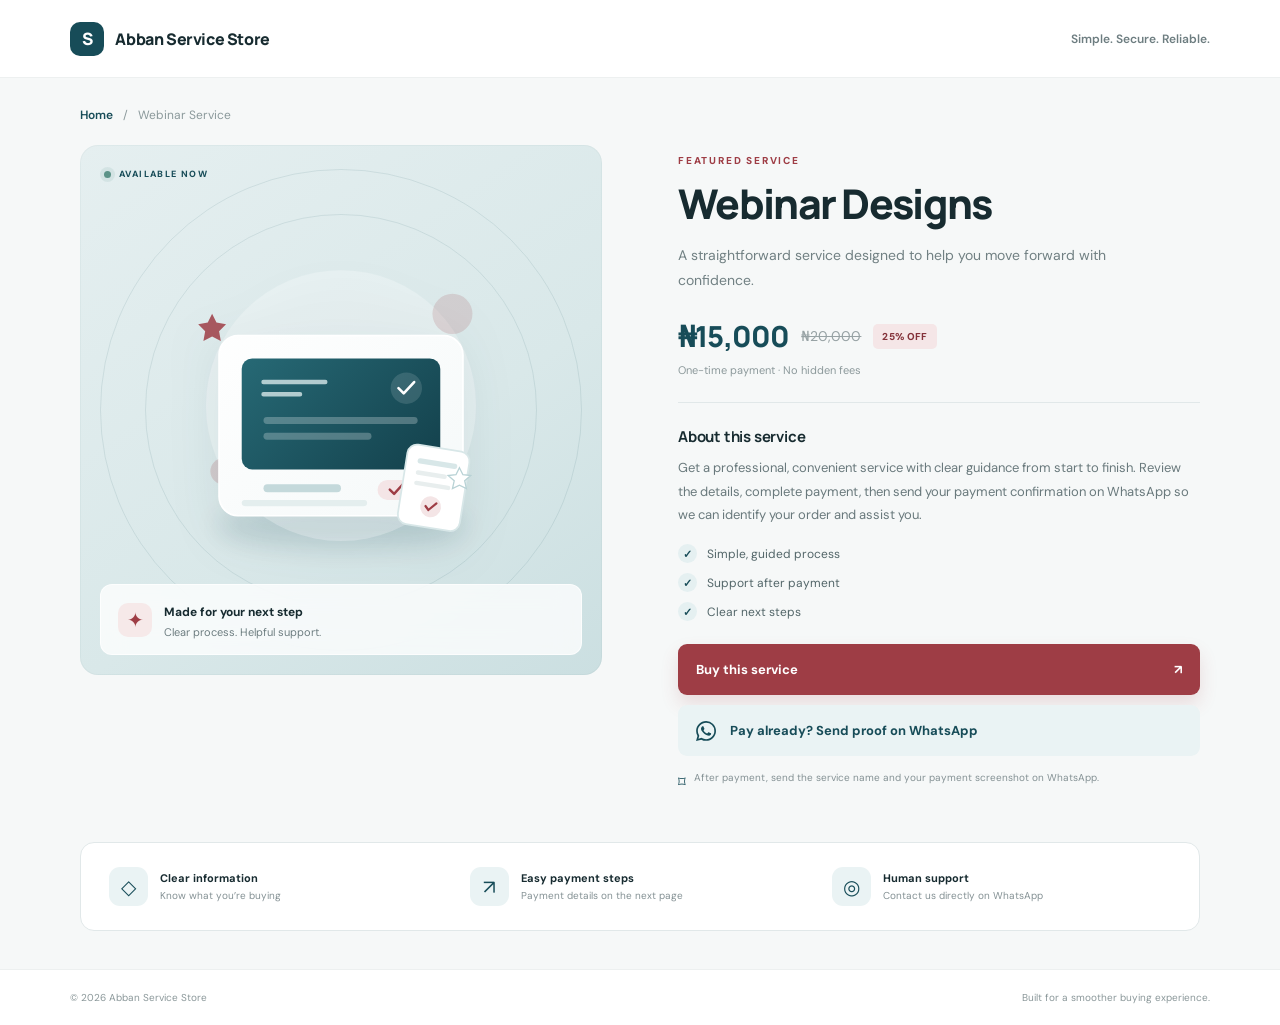
<file: index.html>
<!doctype html>
<html lang="en">
<head>
  <meta charset="utf-8">
  <meta name="viewport" content="width=device-width, initial-scale=1">
  <meta name="theme-color" content="#123e49">
  <meta name="description" content="Explore our service and get started today.">
  <title>Service Store | Premium Digital Service</title>
  <link rel="stylesheet" href="styles.css">
</head>
<body>
  <header class="site-header">
    <a class="brand" href="index.html" aria-label="Store home">
      <span class="brand-mark">S</span><span data-store-name>Service Store</span>
    </a>
    <span class="header-note">Simple. Secure. Reliable.</span>
  </header>

  <main class="page-wrap">
    <nav class="breadcrumbs" aria-label="Breadcrumb"><a href="index.html">Home</a><span>/</span><span data-product-short>Premium Service</span></nav>

    <section class="product-layout">
      <div class="visual-panel">
        <div class="visual-topline"><span class="status-dot"></span><span>AVAILABLE NOW</span></div>
        <img id="product-image" class="product-image" src="assets/service-illustration.svg" alt="Illustration representing the service">
        <div class="visual-caption">
          <span class="caption-icon">✦</span>
          <div><strong>Made for your next step</strong><p>Clear process. Helpful support.</p></div>
        </div>
      </div>

      <article class="product-info">
        <p class="eyebrow" data-category>FEATURED SERVICE</p>
        <h1 data-product-name>Premium Digital Service</h1>
        <p class="intro" data-tagline>A straightforward service designed to help you move forward with confidence.</p>

        <div class="price-row">
          <span class="sale-price" data-sale-price>₦15,000</span>
          <span class="regular-price" data-regular-price>₦20,000</span>
          <span class="discount-pill" data-discount>25% OFF</span>
        </div>
        <p class="price-note">One-time payment · No hidden fees</p>

        <div class="short-rule"></div>
        <h2>About this service</h2>
        <p class="description" data-description>Get a professional, convenient service with clear guidance from start to finish. Review the details, complete payment, then send your payment confirmation on WhatsApp so we can identify your order and assist you.</p>

        <ul class="feature-list" id="feature-list">
          <li><span>✓</span><span>Simple, guided process</span></li>
          <li><span>✓</span><span>Support after payment</span></li>
          <li><span>✓</span><span>Clear next steps</span></li>
        </ul>

        <a class="button button-primary buy-button" href="payment.html">
          <span>Buy this service</span><span aria-hidden="true">↗</span>
        </a>
        <a class="button button-whatsapp" id="whatsapp-button" href="#" target="_blank" rel="noopener">
          <svg viewBox="0 0 24 24" aria-hidden="true"><path d="M20.52 3.48A11.86 11.86 0 0 0 12.07 0C5.5 0 .15 5.34.15 11.92c0 2.1.55 4.15 1.6 5.96L.05 24l6.28-1.65a11.9 11.9 0 0 0 5.73 1.46h.01c6.57 0 11.92-5.35 11.92-11.92 0-3.18-1.24-6.17-3.47-8.41ZM12.07 21.8h-.01a9.88 9.88 0 0 1-5.03-1.37l-.36-.21-3.73.98 1-3.64-.24-.37a9.86 9.86 0 0 1-1.52-5.27c0-5.46 4.44-9.9 9.9-9.9a9.82 9.82 0 0 1 7 2.9 9.82 9.82 0 0 1 2.9 7c0 5.45-4.44 9.88-9.91 9.88Zm5.43-7.4c-.3-.15-1.76-.87-2.03-.97-.27-.1-.47-.15-.67.15-.2.3-.77.97-.94 1.17-.17.2-.35.22-.65.07-.3-.15-1.26-.46-2.4-1.47-.89-.79-1.49-1.76-1.66-2.06-.17-.3-.02-.46.13-.61.14-.13.3-.35.45-.52.15-.17.2-.3.3-.5.1-.2.05-.37-.02-.52-.08-.15-.67-1.62-.92-2.22-.24-.58-.49-.5-.67-.51h-.57c-.2 0-.52.07-.79.37-.27.3-1.04 1.02-1.04 2.49s1.07 2.89 1.22 3.09c.15.2 2.1 3.2 5.08 4.49.71.31 1.26.5 1.69.64.71.23 1.36.2 1.87.12.57-.09 1.76-.72 2.01-1.42.25-.7.25-1.3.17-1.42-.07-.13-.27-.2-.57-.35Z"/></svg>
          <span>Pay already? Send proof on WhatsApp</span>
        </a>
        <p class="secure-note"><span>⌑</span> After payment, send the service name and your payment screenshot on WhatsApp.</p>
      </article>
    </section>

    <section class="trust-strip" aria-label="Service benefits">
      <div><span class="trust-icon">◇</span><p><strong>Clear information</strong><small>Know what you’re buying</small></p></div>
      <div><span class="trust-icon">↗</span><p><strong>Easy payment steps</strong><small>Payment details on the next page</small></p></div>
      <div><span class="trust-icon">◎</span><p><strong>Human support</strong><small>Contact us directly on WhatsApp</small></p></div>
    </section>
  </main>

  <footer class="site-footer"><span>© <span id="year"></span> <span data-store-name>Service Store</span></span><span>Built for a smoother buying experience.</span></footer>
  <script src="config.js"></script>
  <script src="app.js"></script>
</body>
</html>
</file>
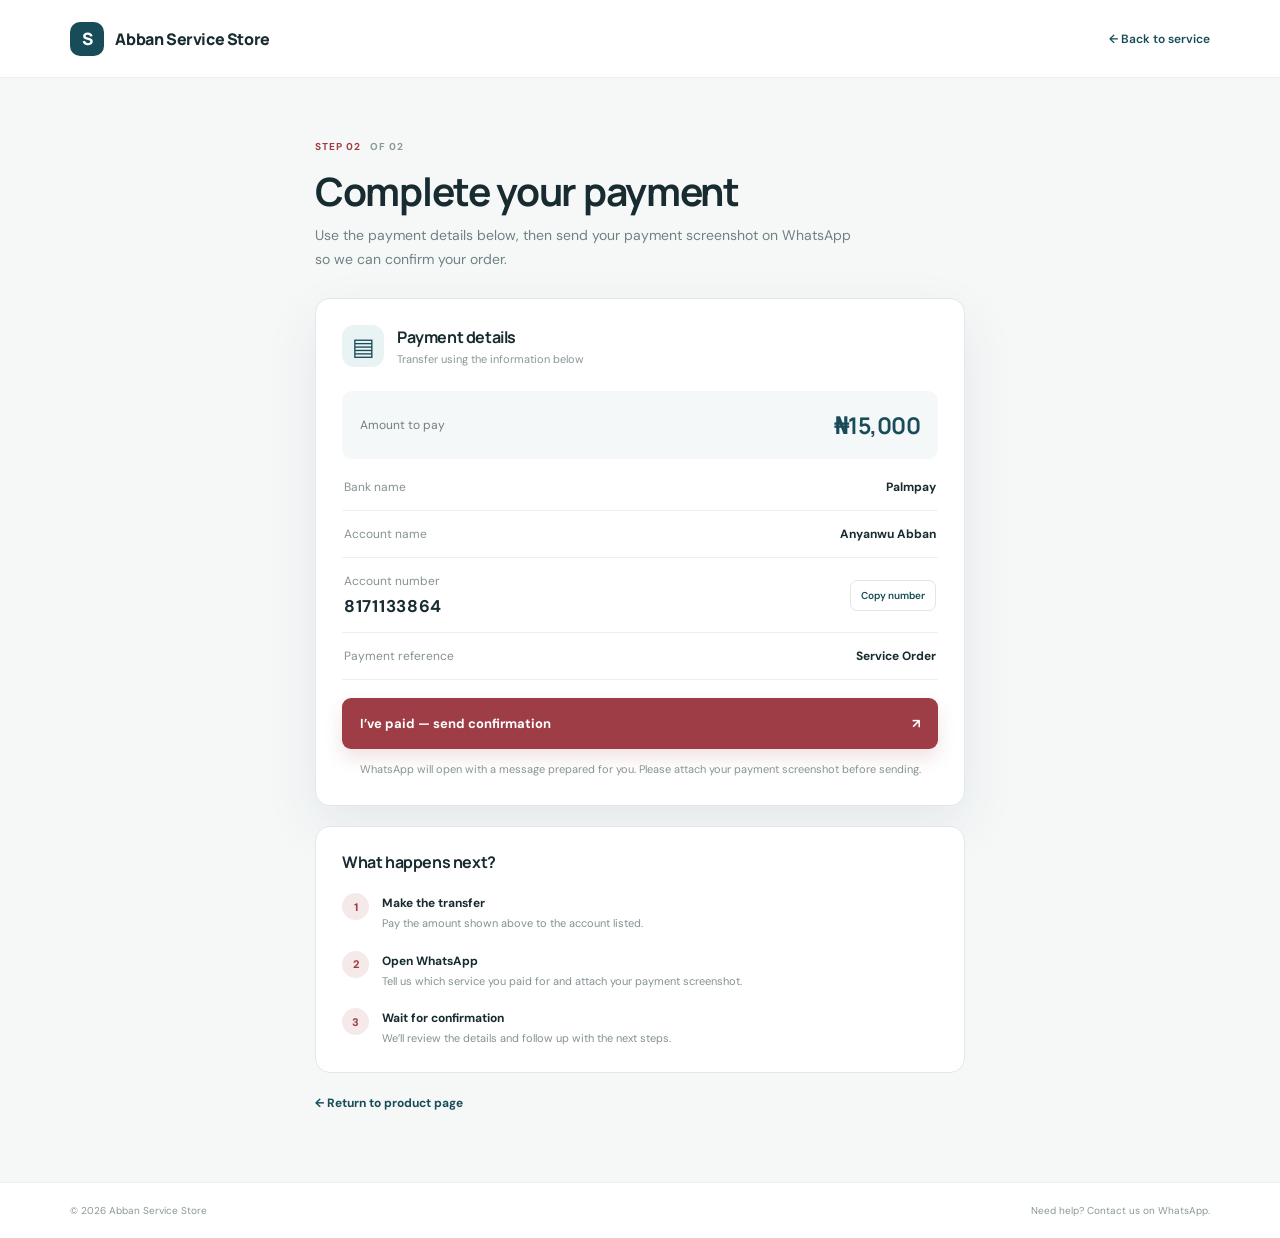
<file: payment.html>
<!doctype html>
<html lang="en">
<head>
  <meta charset="utf-8">
  <meta name="viewport" content="width=device-width, initial-scale=1">
  <meta name="theme-color" content="#123e49">
  <meta name="description" content="Payment details and next steps.">
  <title>Payment Details | Service Store</title>
  <link rel="stylesheet" href="styles.css">
</head>
<body>
  <header class="site-header">
    <a class="brand" href="index.html" aria-label="Store home"><span class="brand-mark">S</span><span data-store-name>Service Store</span></a>
    <a class="back-link" href="index.html">← Back to service</a>
  </header>

  <main class="payment-wrap">
    <div class="payment-heading">
      <span class="step-label"><span>STEP 02</span> OF 02</span>
      <h1>Complete your payment</h1>
      <p>Use the payment details below, then send your payment screenshot on WhatsApp so we can confirm your order.</p>
    </div>

    <section class="payment-card">
      <div class="payment-card-head"><span class="bank-icon">▤</span><div><h2>Payment details</h2><p>Transfer using the information below</p></div></div>
      <div class="amount-box"><span>Amount to pay</span><strong id="payment-amount">₦15,000</strong></div>
      <dl class="payment-details">
        <div><dt>Bank name</dt><dd id="bank-name">Your Bank Name</dd></div>
        <div><dt>Account name</dt><dd id="account-name">Your Account Name</dd></div>
        <div class="account-row"><div><dt>Account number</dt><dd id="account-number">0000000000</dd></div><button class="copy-button" id="copy-account" type="button">Copy number</button></div>
        <div><dt>Payment reference</dt><dd id="payment-reference">Service Order</dd></div>
      </dl>
      <p class="demo-warning" id="payment-warning">Remember to replace the sample payment details in config.js before publishing this page.</p>
      <a class="button button-primary" id="payment-whatsapp" href="#" target="_blank" rel="noopener">I’ve paid — send confirmation <span>↗</span></a>
      <p class="payment-hint">WhatsApp will open with a message prepared for you. Please attach your payment screenshot before sending.</p>
    </section>

    <div class="steps-card">
      <h2>What happens next?</h2>
      <ol><li><span>1</span><div><strong>Make the transfer</strong><p>Pay the amount shown above to the account listed.</p></div></li><li><span>2</span><div><strong>Open WhatsApp</strong><p>Tell us which service you paid for and attach your payment screenshot.</p></div></li><li><span>3</span><div><strong>Wait for confirmation</strong><p>We’ll review the details and follow up with the next steps.</p></div></li></ol>
    </div>
    <a class="text-link" href="index.html">← Return to product page</a>
  </main>

  <footer class="site-footer"><span>© <span id="year"></span> <span data-store-name>Service Store</span></span><span>Need help? Contact us on WhatsApp.</span></footer>
  <script src="config.js"></script>
  <script src="app.js"></script>
</body>
</html>
</file>
<file: styles.css>
@import url('https://fonts.googleapis.com/css2?family=DM+Sans:wght@400;500;600;700&family=Manrope:wght@400;500;600;700;800&display=swap');

:root {
  --cyan: #174c58;
  --cyan-deep: #103640;
  --cyan-soft: #eaf3f4;
  --red: #9e3d45;
  --red-dark: #84323a;
  --ink: #172b30;
  --muted: #6d7d80;
  --line: #e1e8e9;
  --paper: #ffffff;
  --bg: #f6f8f8;
  --shadow: 0 20px 55px rgba(20, 52, 58, .08);
}
* { box-sizing: border-box; }
html { scroll-behavior: smooth; }
body { margin: 0; color: var(--ink); background: var(--bg); font-family: "DM Sans", sans-serif; -webkit-font-smoothing: antialiased; }
a { color: inherit; text-decoration: none; }
.site-header { height: 78px; padding: 0 max(5.5vw, 22px); display: flex; align-items: center; justify-content: space-between; background: #fff; border-bottom: 1px solid #edf0f0; }
.brand { display: inline-flex; align-items: center; gap: 11px; font-family: Manrope, sans-serif; font-size: 16px; font-weight: 800; letter-spacing: -.4px; }
.brand-mark { width: 34px; height: 34px; display: grid; place-items: center; border-radius: 10px; color: white; background: var(--cyan); font-size: 17px; }
.header-note, .back-link { font-size: 12px; color: var(--muted); font-weight: 600; }
.back-link { color: var(--cyan); }
.page-wrap { width: min(1120px, calc(100% - 44px)); margin: 0 auto; }
.breadcrumbs { display: flex; gap: 10px; align-items: center; margin: 29px 0 22px; font-size: 12px; color: #8b999b; }
.breadcrumbs a { color: var(--cyan); font-weight: 600; }
.product-layout { display: grid; grid-template-columns: 1fr 1fr; gap: clamp(32px, 6vw, 76px); align-items: start; }
.visual-panel { min-height: 530px; position: relative; overflow: hidden; border-radius: 18px; padding: 24px; background: linear-gradient(145deg, #e5eff0, #d9e8e9 60%, #cbdfe1); display: flex; align-items: center; justify-content: center; box-shadow: inset 0 0 0 1px rgba(18,62,73,.035); }
.visual-panel::before, .visual-panel::after { content: ""; position: absolute; border: 1px solid rgba(23,76,88,.1); border-radius: 50%; width: 390px; height: 390px; }
.visual-panel::after { width: 480px; height: 480px; }
.visual-topline { position: absolute; top: 23px; left: 24px; z-index: 2; display: flex; align-items: center; gap: 8px; color: var(--cyan); font-size: 9px; font-weight: 800; letter-spacing: 1.4px; }
.status-dot { width: 7px; height: 7px; border-radius: 50%; background: #5c9388; box-shadow: 0 0 0 4px rgba(92,147,136,.12); }
.product-image { width: 100%; max-width: 420px; max-height: 390px; object-fit: contain; z-index: 1; filter: drop-shadow(0 18px 24px rgba(16,54,64,.08)); }
.visual-caption { position: absolute; bottom: 20px; left: 20px; right: 20px; z-index: 2; display: flex; align-items: center; gap: 12px; padding: 15px 17px; border: 1px solid rgba(255,255,255,.7); border-radius: 12px; background: rgba(255,255,255,.77); backdrop-filter: blur(12px); }
.caption-icon { width: 34px; height: 34px; display: grid; place-items: center; border-radius: 10px; color: var(--red); background: #f6e9e9; font-size: 20px; }
.visual-caption strong { font-size: 12px; font-weight: 700; }
.visual-caption p { margin: 4px 0 0; font-size: 11px; color: var(--muted); }
.product-info { padding: 9px 0 0; }
.eyebrow { margin: 0 0 13px; color: var(--red); font-size: 10px; font-weight: 800; letter-spacing: 1.8px; }
h1, h2, p { overflow-wrap: anywhere; }
h1, h2 { font-family: Manrope, sans-serif; }
.product-info h1 { margin: 0; max-width: 510px; font-size: clamp(30px, 3.2vw, 43px); line-height: 1.13; letter-spacing: -1.7px; font-weight: 800; }
.intro { max-width: 480px; margin: 17px 0 24px; color: #718083; font-size: 14px; line-height: 1.75; }
.price-row { display: flex; flex-wrap: wrap; align-items: center; gap: 12px; }
.sale-price { font-family: Manrope, sans-serif; color: var(--cyan); font-size: 29px; font-weight: 800; letter-spacing: -.8px; }
.regular-price { color: #97a2a4; text-decoration: line-through; font-size: 14px; }
.discount-pill { padding: 6px 9px; border-radius: 5px; color: var(--red-dark); background: #f5e6e7; font-size: 10px; font-weight: 800; letter-spacing: .3px; }
.price-note { margin: 7px 0 0; color: #8c999b; font-size: 11px; }
.short-rule { height: 1px; margin: 25px 0 23px; background: var(--line); }
.product-info h2 { margin: 0 0 9px; font-size: 15px; letter-spacing: -.2px; }
.description { margin: 0; color: #69797c; font-size: 13px; line-height: 1.8; }
.feature-list { list-style: none; padding: 0; margin: 18px 0 23px; display: grid; gap: 10px; }
.feature-list li { display: flex; gap: 10px; align-items: center; color: #536669; font-size: 12px; }
.feature-list li span:first-child { display: grid; place-items: center; width: 19px; height: 19px; border-radius: 50%; color: var(--cyan); background: #e5f0f1; font-size: 11px; font-weight: 800; flex: 0 0 auto; }
.button { min-height: 51px; width: 100%; display: flex; align-items: center; justify-content: space-between; gap: 14px; border: 0; border-radius: 9px; padding: 0 18px; font-family: "DM Sans", sans-serif; font-size: 13px; font-weight: 700; transition: transform .18s, background .18s, box-shadow .18s; }
.button:hover { transform: translateY(-1px); }
.button-primary { color: white; background: var(--red); box-shadow: 0 9px 18px rgba(158,61,69,.15); }
.button-primary:hover { background: var(--red-dark); box-shadow: 0 12px 23px rgba(158,61,69,.2); }
.button-whatsapp { margin-top: 10px; justify-content: flex-start; color: var(--cyan); background: #eaf3f4; }
.button-whatsapp:hover { background: #dcebed; }
.button-whatsapp svg { width: 20px; height: 20px; flex: 0 0 auto; fill: currentColor; }
.secure-note { display: flex; gap: 8px; align-items: flex-start; margin: 14px 0 0; color: #849194; font-size: 10px; line-height: 1.6; }
.secure-note span { font-size: 15px; color: var(--cyan); }
.trust-strip { margin: 48px 0 38px; padding: 24px 28px; display: grid; grid-template-columns: repeat(3, 1fr); gap: 22px; border: 1px solid var(--line); border-radius: 14px; background: #fff; }
.trust-strip > div { display: flex; gap: 12px; align-items: center; }
.trust-icon { display: grid; place-items: center; flex: 0 0 auto; width: 39px; height: 39px; border-radius: 11px; color: var(--cyan); background: var(--cyan-soft); font-size: 20px; }
.trust-strip p { margin: 0; display: grid; gap: 4px; }
.trust-strip strong { font-size: 11px; }
.trust-strip small { color: #849194; font-size: 10px; }
.site-footer { display: flex; justify-content: space-between; gap: 18px; padding: 21px max(5.5vw, 22px); color: #8a9799; background: #fff; border-top: 1px solid #edf0f0; font-size: 10px; }

.payment-wrap { width: min(650px, calc(100% - 40px)); margin: 56px auto 70px; }
.payment-heading { margin-bottom: 27px; }
.step-label { display: inline-flex; gap: 9px; align-items: center; color: #8b999b; font-size: 10px; font-weight: 700; letter-spacing: 1px; }
.step-label span { color: var(--red); }
.payment-heading h1 { margin: 14px 0 10px; font-size: clamp(30px, 5vw, 39px); letter-spacing: -1.3px; line-height: 1.15; }
.payment-heading p { max-width: 540px; margin: 0; color: #718083; font-size: 14px; line-height: 1.7; }
.payment-card, .steps-card { border: 1px solid var(--line); border-radius: 15px; background: #fff; box-shadow: var(--shadow); }
.payment-card { padding: 26px; }
.payment-card-head { display: flex; align-items: center; gap: 13px; }
.bank-icon { width: 42px; height: 42px; display: grid; place-items: center; border-radius: 12px; color: var(--cyan); background: var(--cyan-soft); font-size: 24px; }
.payment-card-head h2, .steps-card h2 { margin: 0; font-size: 16px; letter-spacing: -.4px; }
.payment-card-head p { margin: 4px 0 0; color: #899699; font-size: 11px; }
.amount-box { display: flex; align-items: center; justify-content: space-between; gap: 14px; margin: 24px 0 5px; padding: 18px; border-radius: 10px; background: #f4f8f8; }
.amount-box span { color: #6f7f82; font-size: 12px; }
.amount-box strong { color: var(--cyan); font-family: Manrope, sans-serif; font-size: 23px; letter-spacing: -.5px; }
.payment-details { margin: 0 0 18px; }
.payment-details > div { display: flex; justify-content: space-between; gap: 15px; padding: 15px 2px; border-bottom: 1px solid #edf0f0; }
.payment-details dt { color: #859295; font-size: 12px; }
.payment-details dd { margin: 0; text-align: right; color: var(--ink); font-size: 12px; font-weight: 700; overflow-wrap: anywhere; }
.payment-details .account-row { align-items: center; }
.account-row > div { display: grid; gap: 6px; }
.account-row dd { text-align: left; font-size: 17px; letter-spacing: .7px; }
.copy-button { border: 1px solid #dce7e8; border-radius: 7px; padding: 8px 10px; color: var(--cyan); background: #fff; font: 600 10px "DM Sans", sans-serif; cursor: pointer; }
.copy-button:hover { background: var(--cyan-soft); }
.demo-warning { margin: 0 0 17px; padding: 11px 12px; border-left: 3px solid #d6a24a; border-radius: 3px; color: #7a5a26; background: #fff8e9; font-size: 11px; line-height: 1.6; }
.payment-hint { margin: 12px 0 0; color: #879396; font-size: 11px; line-height: 1.6; text-align: center; }
.steps-card { margin-top: 20px; padding: 24px 26px; box-shadow: none; }
.steps-card h2 { margin-bottom: 20px; }
.steps-card ol { display: grid; gap: 18px; padding: 0; margin: 0; list-style: none; }
.steps-card li { display: flex; gap: 13px; align-items: flex-start; }
.steps-card li > span { display: grid; place-items: center; width: 27px; height: 27px; flex: 0 0 auto; border-radius: 50%; color: var(--red); background: #f6e9e9; font-size: 11px; font-weight: 800; }
.steps-card strong { display: block; margin: 2px 0 4px; font-size: 12px; }
.steps-card p { margin: 0; color: #849194; font-size: 11px; line-height: 1.6; }
.text-link { display: inline-block; margin-top: 22px; color: var(--cyan); font-size: 12px; font-weight: 700; }
[hidden] { display: none !important; }

@media (max-width: 760px) {
  .site-header { height: 68px; }
  .header-note { display: none; }
  .page-wrap { width: min(540px, calc(100% - 32px)); }
  .breadcrumbs { margin-top: 21px; }
  .product-layout { grid-template-columns: 1fr; gap: 29px; }
  .visual-panel { min-height: 350px; border-radius: 14px; }
  .product-image { max-height: 265px; max-width: 310px; }
  .visual-panel::before { width: 280px; height: 280px; }
  .visual-panel::after { width: 350px; height: 350px; }
  .visual-caption { bottom: 14px; left: 14px; right: 14px; padding: 12px; }
  .product-info { padding-top: 0; }
  .product-info h1 { font-size: 34px; }
  .trust-strip { margin: 32px 0 28px; padding: 18px; grid-template-columns: 1fr; gap: 17px; }
  .site-footer { flex-direction: column; gap: 7px; }
  .payment-wrap { margin-top: 34px; }
  .payment-card { padding: 19px; }
  .steps-card { padding: 21px 19px; }
}
@media (prefers-reduced-motion: reduce) { *, *::before, *::after { scroll-behavior: auto !important; transition: none !important; } }
</file>
